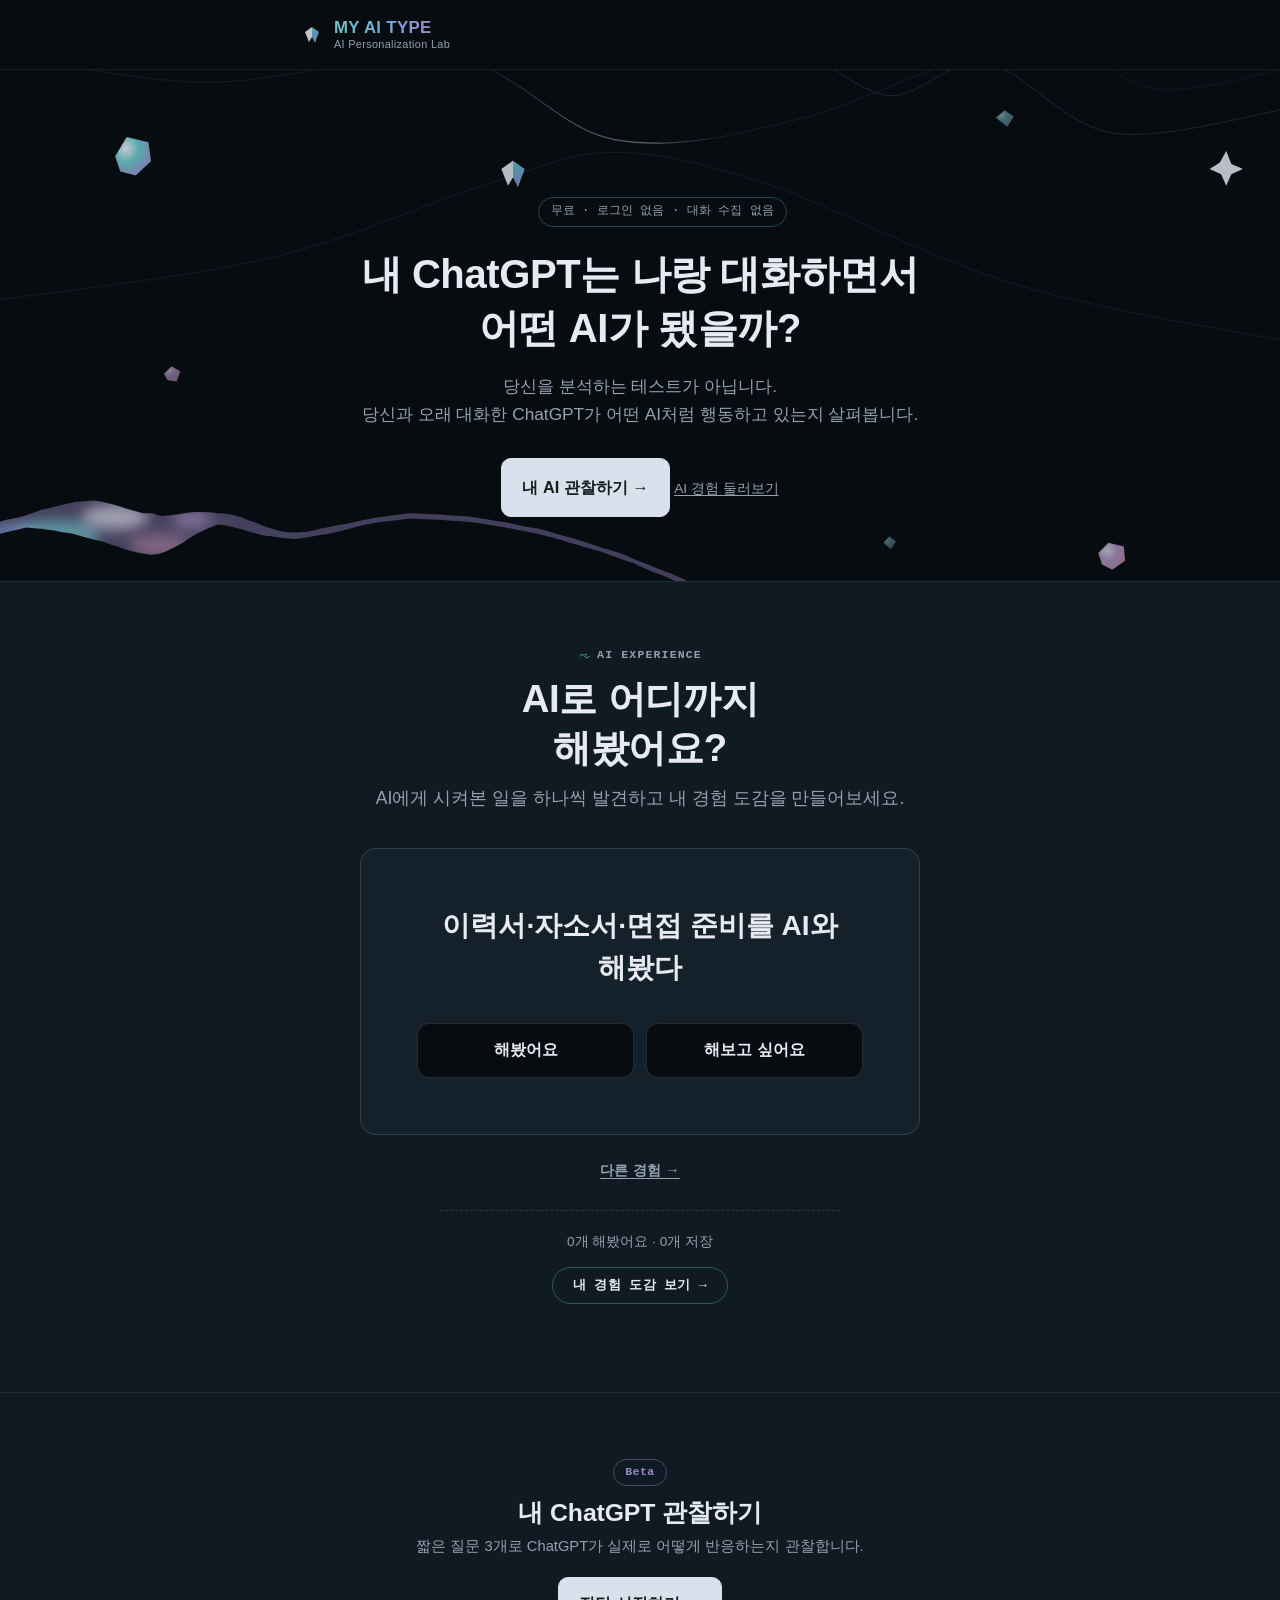
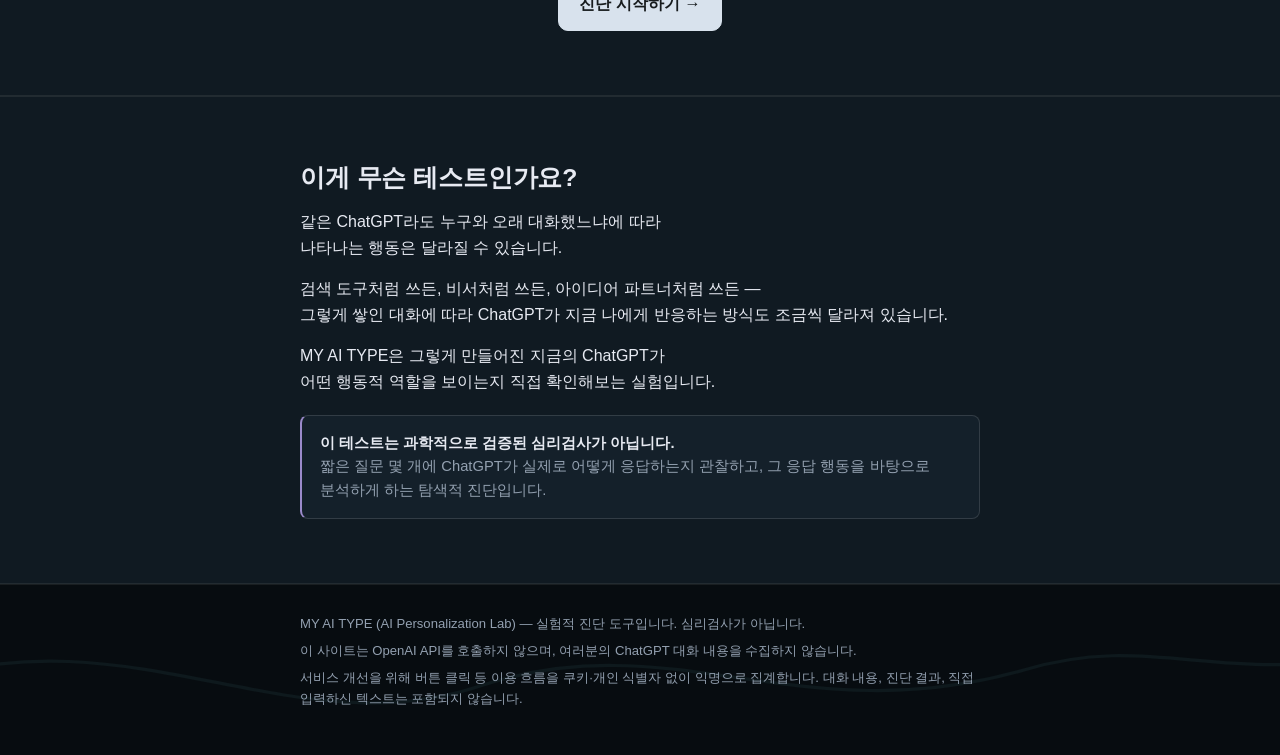
<file: index.html>
<!DOCTYPE html>
<html lang="ko">
<head>
<meta charset="UTF-8">
<meta name="viewport" content="width=device-width, initial-scale=1.0">
<title>MY AI TYPE — 내 ChatGPT는 어떤 AI가 됐을까?</title>
<meta name="description" content="당신과 오래 대화한 ChatGPT는 어떤 유형의 AI로 개인화되어 있을까요? 짧은 질문 3개로 실제 응답을 비교해 확인해보세요. 무료, 로그인 없음, 대화 수집 없음.">
<meta property="og:title" content="내 ChatGPT는 나랑 대화하면서 어떤 AI가 됐을까?">
<meta property="og:description" content="당신의 성격 테스트가 아닙니다. 당신과 오래 대화한 ChatGPT의 행동 유형을 진단해보는 실험입니다.">
<meta property="og:type" content="website">
<link rel="icon" href="data:,">
<link rel="stylesheet" href="style.css">
<!-- Anonymous funnel analytics (Umami Cloud). Loaded only on the
     production domain and only for non-automated browsers — see
     script.js's "Analytics" section for exactly what is (and isn't)
     sent. No cookies, no persistent identifier are set by this snippet. -->
<script>
(function () {
  "use strict";
  if (location.hostname !== "myaitype.kr") return;
  if (navigator.webdriver === true) return;
  var s = document.createElement("script");
  s.async = true;
  s.src = "https://cloud.umami.is/script.js";
  // TODO: replace with the real Umami Cloud website ID for myaitype.kr
  // after creating the site in the Umami dashboard.
  s.setAttribute("data-website-id", "REPLACE_WITH_UMAMI_WEBSITE_ID");
  document.head.appendChild(s);
})();
</script>
</head>
<body>

<a class="skip-link" href="#main">본문으로 건너뛰기</a>

<!-- Shared abstract glyph library. Each glyph shares the same stroke
     weight / geometry language; role glyphs are referenced via <use>
     both in the on-page result card and the exported PNG. -->
<svg class="glyph-defs" aria-hidden="true">
  <defs>
    <!-- Thought: two nodes joined by a curved connector -->
    <symbol id="glyph-thought" viewBox="0 0 24 24">
      <path class="glyph" d="M8.5,15.8 Q12,9.5 15.8,8.3"/>
      <circle class="glyph" cx="7.2" cy="17" r="2.1"/>
      <circle class="glyph" cx="16.8" cy="7" r="2.1"/>
    </symbol>
    <!-- Context / knowledge: layered thin strata -->
    <symbol id="glyph-context" viewBox="0 0 24 24">
      <rect class="glyph" x="5" y="5.5" width="13" height="3.4" rx="1.7"/>
      <rect class="glyph" x="6.5" y="10.3" width="13" height="3.4" rx="1.7"/>
      <rect class="glyph" x="5" y="15.1" width="13" height="3.4" rx="1.7"/>
    </symbol>
    <!-- Execution: a directed flow reaching a point -->
    <symbol id="glyph-execution" viewBox="0 0 24 24">
      <path class="glyph" d="M4,18 C9,18 9,10 20,6"/>
      <path class="glyph" d="M15.5,6 L20,6 L20,10.5"/>
    </symbol>
    <!-- Creation: one trace branching into several -->
    <symbol id="glyph-creation" viewBox="0 0 24 24">
      <path class="glyph" d="M12,20 L12,12.5"/>
      <path class="glyph" d="M12,12.5 L6,5"/>
      <path class="glyph" d="M12,12.5 L12,4"/>
      <path class="glyph" d="M12,12.5 L18,5"/>
    </symbol>
    <!-- Search: a wave with a located point -->
    <symbol id="glyph-search" viewBox="0 0 24 24">
      <path class="glyph" d="M3,15 Q7.5,8.5 12,15 T21,15"/>
      <circle class="glyph-dot" cx="14.4" cy="12.2" r="1.5"/>
    </symbol>
    <!-- Conversation / emotional: two curves facing each other -->
    <symbol id="glyph-conversation" viewBox="0 0 24 24">
      <path class="glyph" d="M9,4.5 C4.5,8 4.5,16 9,19.5"/>
      <path class="glyph" d="M15,4.5 C19.5,8 19.5,16 15,19.5"/>
    </symbol>
    <!-- Research / verification: two traces crossing at one point -->
    <symbol id="glyph-research" viewBox="0 0 24 24">
      <path class="glyph" d="M4,6 L12,12 L20,6"/>
      <path class="glyph" d="M4,18 L12,12 L20,18"/>
      <circle class="glyph-dot" cx="12" cy="12" r="1.3"/>
    </symbol>
    <!-- Fallback: a simple point within a ring -->
    <symbol id="glyph-default" viewBox="0 0 24 24">
      <circle class="glyph" cx="12" cy="12" r="6.5"/>
      <circle class="glyph-dot" cx="12" cy="12" r="1.7"/>
    </symbol>
    <!-- Faceted Pearl: the brand's core mark, used at the crest's center,
         the hero, and the header lockup. A small angular gem — one plain
         facet, one carrying the nacre gradient — rather than a wave, so
         it reads as the mineral itself (자개/najeon), not another curve.
         Chosen over four other candidates for holding its silhouette
         cleanly from 22px (header) up to the crest. -->
    <symbol id="glyph-thought-wave" viewBox="0 0 24 24">
      <defs>
        <linearGradient id="thought-wave-grad" x1="12" y1="4" x2="19" y2="20" gradientUnits="userSpaceOnUse">
          <stop offset="0%" stop-color="#67C6C8"/>
          <stop offset="55%" stop-color="#76A8D8"/>
          <stop offset="100%" stop-color="#9B8ACB"/>
        </linearGradient>
      </defs>
      <path d="M12,4 L5,9 L9,19 L12,14 Z" fill="currentColor" opacity="0.92"/>
      <path d="M12,4 L19,9 L15,20 L12,14 Z" fill="url(#thought-wave-grad)" opacity="0.92"/>
    </symbol>
  </defs>
</svg>

<header class="site-header">
  <div class="wrap">
    <!-- A quiet brand signature, not a navbar: the same thought-wave
         glyph used at the crest's center, paired with the wordmark.
         No links, no menu — deliberately smaller than the Hero. -->
    <span class="brand-lockup">
      <svg class="brand-glyph" viewBox="0 0 24 24" aria-hidden="true"><use href="#glyph-thought-wave"/></svg>
      <span class="brand-block">
        <span class="brand">MY AI TYPE</span>
        <span class="brand-sub">AI Personalization Lab</span>
      </span>
    </span>
  </div>
</header>

<main id="main">

  <!-- HERO -->
  <section class="hero">
    <!-- Digital Najeon background art. Four reusable pieces:
         NajeonRibbon  — one thick organic band, bottom-left in / off the
                         right edge, carrying the full irregular nacre
                         chain (cyan→icy blue→lavender→pale violet→
                         pearl pink→white) plus a second translucent
                         sheen layer and a clipped grain filter, so it
                         reads as a lacquer surface, not a flat gradient.
         NajeonCluster — 4 curves top-right: 3 dark blue-gray at
                         different weights, 1 carrying the nacre gradient.
                         Not every line glows — that's the point.
         PearlFragment — small irregular shards + one 4-point star,
                         varied size, mostly tiny.
         thin dark curves — a third, barely-visible layer for depth.
         Headline/CTA column stays clean; everything lives at the edges. -->
    <svg class="hero-wave hero-wave--desktop" viewBox="0 0 1000 600" preserveAspectRatio="xMidYMid slice" aria-hidden="true">
      <defs>
        <linearGradient id="najeonClusterGrad" gradientUnits="userSpaceOnUse" x1="600" y1="0" x2="1040" y2="150">
          <stop offset="0%" stop-color="var(--nacre-cyan)" stop-opacity="0"/>
          <stop offset="25%" stop-color="var(--nacre-cyan)" stop-opacity="0.7"/>
          <stop offset="50%" stop-color="var(--pearl-white)" stop-opacity="0.65"/>
          <stop offset="72%" stop-color="var(--nacre-lavender)" stop-opacity="0.6"/>
          <stop offset="100%" stop-color="var(--nacre-periwinkle)" stop-opacity="0"/>
        </linearGradient>
        <!-- Narrow highlight riding curveA only, ~15% of its length —
             the rest of both background curves stay plain dark. -->
        <linearGradient id="najeonCurveHot" gradientUnits="userSpaceOnUse" x1="380" y1="0" x2="560" y2="0">
          <stop offset="0%" stop-color="var(--nacre-lavender)" stop-opacity="0"/>
          <stop offset="45%" stop-color="var(--nacre-lavender)" stop-opacity="0.4"/>
          <stop offset="70%" stop-color="var(--pearl-white)" stop-opacity="0.35"/>
          <stop offset="100%" stop-color="var(--pearl-white)" stop-opacity="0"/>
        </linearGradient>
        <radialGradient id="najeonFragA" cx="0.3" cy="0.3" r="0.8">
          <stop offset="0%" stop-color="var(--pearl-white)"/>
          <stop offset="45%" stop-color="var(--nacre-cyan)"/>
          <stop offset="100%" stop-color="var(--nacre-periwinkle)"/>
        </radialGradient>
        <radialGradient id="najeonFragB" cx="0.35" cy="0.3" r="0.85">
          <stop offset="0%" stop-color="var(--pearl-white)"/>
          <stop offset="40%" stop-color="var(--nacre-lavender)"/>
          <stop offset="100%" stop-color="var(--nacre-pink)"/>
        </radialGradient>
        <!-- One shared, static grain filter (not animated) — cheap to
             paint once, reused as a clipped overlay on the ribbon only. -->
        <filter id="najeonGrain" x="-20%" y="-20%" width="140%" height="140%">
          <feTurbulence type="fractalNoise" baseFrequency="0.85" numOctaves="2" seed="11" result="noise"/>
          <feColorMatrix in="noise" type="matrix" values="0 0 0 0 1  0 0 0 0 1  0 0 0 0 1  0 0 0 0.05 0"/>
        </filter>
        <!-- Soft blur for the ribbon's color patches — irregular blobs,
             not a clean gradient sweep. -->
        <filter id="najeonPatchBlur" x="-50%" y="-50%" width="200%" height="200%">
          <feGaussianBlur stdDeviation="5"/>
        </filter>
        <clipPath id="najeonRibbonClip">
          <use href="#najeonRibbon"/>
        </clipPath>
      </defs>

      <g class="wave-group">
        <!-- thin dark curves: far apart, converge near the headline,
             diverge again. Only curveA carries a narrow highlight. -->
        <g fill="none">
          <path d="M -80,70 C -42,77 78,107 150,110 C 222,113 295,83 350,90 C 405,98 435,147 480,155 C 525,163 567,153 620,140 C 673,128 728,93 800,80 C 872,67 1008,63 1050,60" stroke="#25384a" stroke-width="0.6" opacity="0.55"/>
          <path d="M -80,290 C -33,283 123,267 200,250 C 277,233 333,204 380,190 C 427,176 443,165 480,165 C 517,165 547,173 600,190 C 653,208 725,248 800,270 C 875,292 1008,312 1050,320" stroke="#25384a" stroke-width="0.6" opacity="0.5"/>
          <path d="M -80,70 C -42,77 78,107 150,110 C 222,113 295,83 350,90 C 405,98 435,147 480,155 C 525,163 567,153 620,140 C 673,128 728,93 800,80 C 872,67 1008,63 1050,60" stroke="url(#najeonCurveHot)" stroke-width="0.9"/>
        </g>

        <!-- NajeonRibbon: a vein, not a mountain — enters thin bottom-left,
             thickens to a short belly, thins abruptly to a hairline, exits
             off the bottom edge. Base fill is one muted nacre tone; the
             actual color comes from the translucent patches below, not a
             gradient sweep across the shape. -->
        <path id="najeonRibbon" fill="var(--nacre-periwinkle)" opacity="0.4"
          d="M -150,462 C -147,462 -138,463 -129,464 C -121,465 -109,466 -99,467 C -88,468 -77,469 -67,469 C -57,470 -48,470 -40,470 C -32,470 -27,469 -21,468 C -15,467 -10,466 -5,465 C -1,463 3,462 8,461 C 12,460 16,459 20,458 C 25,458 29,459 33,459 C 38,460 42,460 45,461 C 49,462 53,462 57,463 C 61,464 64,465 68,466 C 72,467 76,468 80,469 C 84,470 87,472 92,473 C 96,475 101,476 105,477 C 110,478 116,480 121,479 C 125,479 131,476 135,474 C 139,472 143,470 147,467 C 151,465 154,462 158,461 C 162,459 166,457 170,456 C 174,456 178,457 183,458 C 187,459 192,460 197,462 C 202,463 207,465 212,465 C 218,466 224,467 230,467 C 236,467 243,465 250,464 C 258,463 265,461 273,459 C 280,457 288,455 296,454 C 304,453 312,452 320,451 C 328,451 336,452 344,452 C 352,453 361,453 369,454 C 378,455 386,457 395,458 C 403,460 411,461 420,463 C 428,465 436,467 445,470 C 453,472 461,475 470,477 C 478,480 486,483 495,486 C 503,490 511,493 519,496 C 528,500 537,504 547,509 C 556,513 567,519 576,523 C 585,528 594,533 601,537 C 609,541 616,545 619,546 L 621,543 C 618,541 611,537 603,533 C 596,529 587,524 577,520 C 568,515 558,510 548,505 C 539,501 530,496 521,493 C 512,489 504,486 496,483 C 488,479 479,476 471,474 C 462,471 454,468 446,466 C 437,464 429,461 421,459 C 412,458 404,456 395,454 C 387,453 378,451 370,450 C 361,449 353,449 344,448 C 336,448 328,447 320,447 C 312,448 304,449 296,450 C 288,451 280,453 272,455 C 264,456 257,458 250,459 C 243,461 236,462 230,462 C 224,462 219,461 213,459 C 208,458 204,456 199,454 C 194,453 190,450 185,449 C 180,448 175,447 170,447 C 165,446 159,446 154,446 C 149,446 144,447 139,448 C 135,448 131,449 127,449 C 124,449 122,448 119,447 C 116,447 115,447 112,447 C 109,446 105,445 101,444 C 97,443 92,441 88,440 C 83,439 78,437 73,437 C 68,437 64,438 59,438 C 55,439 50,440 46,441 C 42,442 37,443 33,444 C 28,446 24,447 19,449 C 15,450 10,451 5,452 C 1,453 -3,455 -8,457 C -12,458 -17,460 -22,461 C -27,463 -33,464 -40,464 C -48,464 -57,464 -66,464 C -76,463 -88,462 -98,461 C -109,460 -120,459 -129,459 C -137,458 -146,457 -150,457 Z"
        />
        <g clip-path="url(#najeonRibbonClip)">
          <ellipse cx="45" cy="465" rx="32" ry="13" fill="var(--nacre-cyan)" opacity="0.6" filter="url(#najeonPatchBlur)" style="mix-blend-mode:screen"/>
          <ellipse cx="90" cy="450" rx="26" ry="10" fill="var(--pearl-white)" opacity="0.55" filter="url(#najeonPatchBlur)" style="mix-blend-mode:screen"/>
          <ellipse cx="125" cy="472" rx="24" ry="9" fill="var(--nacre-pink)" opacity="0.45" filter="url(#najeonPatchBlur)" style="mix-blend-mode:screen"/>
          <ellipse cx="10" cy="462" rx="20" ry="8" fill="var(--nacre-blue)" opacity="0.5" filter="url(#najeonPatchBlur)" style="mix-blend-mode:screen"/>
          <ellipse cx="150" cy="452" rx="16" ry="7" fill="var(--nacre-lavender)" opacity="0.45" filter="url(#najeonPatchBlur)" style="mix-blend-mode:screen"/>
          <rect x="-30" y="425" width="230" height="70" filter="url(#najeonGrain)" opacity="0.45" style="mix-blend-mode:overlay"/>
        </g>

        <!-- NajeonCluster: 4 curves, 3 dark + 1 lit (unchanged) -->
        <g fill="none">
          <path d="M 600,60 C 615,70 662,114 690,120 C 718,126 740,90 770,95 C 800,100 830,144 870,150 C 910,156 987,133 1010,130" stroke="#2b3f52" stroke-width="0.7" opacity="0.6"/>
          <path d="M 680,-30 C 692,-20 725,24 750,30 C 775,36 800,-1 830,5 C 860,11 892,59 930,65 C 968,71 1038,44 1060,40" stroke="#324a5f" stroke-width="0.9" opacity="0.65"/>
          <path d="M 620,-20 C 633,-7 673,47 700,55 C 727,63 750,24 780,30 C 810,36 840,85 880,90 C 920,95 997,65 1020,60" stroke="url(#najeonClusterGrad)" stroke-width="1.6" opacity="0.9"/>
          <path d="M 650,10 C 663,22 703,73 730,80 C 757,88 782,49 810,55 C 838,61 862,109 900,115 C 938,121 1017,94 1040,90" stroke="#25384a" stroke-width="0.5" opacity="0.45"/>
        </g>

        <!-- PearlFragment: irregular 4-6pt polygons, tiny/small/medium mix, 6 total -->
        <path fill="url(#najeonFragA)" opacity="0.85" d="M 90,168 L 99,153 L 116,157 L 118,172 L 106,183 L 94,180 Z"/>
        <path fill="url(#najeonFragB)" opacity="0.7" d="M 858,478 L 866,470 L 878,473 L 879,484 L 869,491 L 861,487 Z"/>
        <path fill="url(#najeonFragA)" opacity="0.5" d="M 778,138 L 785,132 L 792,137 L 787,145 Z"/>
        <path fill="url(#najeonFragB)" opacity="0.55" d="M 128,338 L 134,332 L 141,336 L 138,344 L 131,343 Z"/>
        <path fill="var(--pearl-white)" opacity="0.8" d="M 953,173 L 958,164 L 962,174 L 971,178 L 962,182 L 958,191 L 954,182 L 945,178 Z"/>
        <path fill="url(#najeonFragA)" opacity="0.4" d="M 690,470 L 695,465 L 700,469 L 696,475 Z"/>
      </g>
    </svg>

    <!-- Mobile gets its own composition, not a crop of the desktop one —
         viewBox matches the real mobile hero's own pixel size (390x500,
         measured) so preserveAspectRatio barely has to crop, and every
         element is placed against the actual measured gaps: ~95px above
         the eyebrow pill, and ~48px below the CTA before the hero's own
         edge. Same four pieces (ribbon/cluster/curves/fragments), same
         palette and technique, just laid out for a narrow, tall canvas
         instead of a wide one. -->
    <svg class="hero-wave hero-wave--mobile" viewBox="0 0 390 500" preserveAspectRatio="xMidYMid slice" aria-hidden="true">
      <defs>
        <linearGradient id="mNajeonClusterGrad" gradientUnits="userSpaceOnUse" x1="250" y1="0" x2="415" y2="60">
          <stop offset="0%" stop-color="var(--nacre-cyan)" stop-opacity="0"/>
          <stop offset="30%" stop-color="var(--nacre-cyan)" stop-opacity="0.7"/>
          <stop offset="60%" stop-color="var(--pearl-white)" stop-opacity="0.6"/>
          <stop offset="100%" stop-color="var(--nacre-periwinkle)" stop-opacity="0"/>
        </linearGradient>
        <linearGradient id="mNajeonCurveHot" gradientUnits="userSpaceOnUse" x1="140" y1="0" x2="260" y2="0">
          <stop offset="0%" stop-color="var(--nacre-lavender)" stop-opacity="0"/>
          <stop offset="45%" stop-color="var(--nacre-lavender)" stop-opacity="0.4"/>
          <stop offset="70%" stop-color="var(--pearl-white)" stop-opacity="0.35"/>
          <stop offset="100%" stop-color="var(--pearl-white)" stop-opacity="0"/>
        </linearGradient>
        <radialGradient id="mNajeonFragA" cx="0.3" cy="0.3" r="0.8">
          <stop offset="0%" stop-color="var(--pearl-white)"/>
          <stop offset="45%" stop-color="var(--nacre-cyan)"/>
          <stop offset="100%" stop-color="var(--nacre-periwinkle)"/>
        </radialGradient>
        <radialGradient id="mNajeonFragB" cx="0.35" cy="0.3" r="0.85">
          <stop offset="0%" stop-color="var(--pearl-white)"/>
          <stop offset="40%" stop-color="var(--nacre-lavender)"/>
          <stop offset="100%" stop-color="var(--nacre-pink)"/>
        </radialGradient>
        <filter id="mNajeonGrain" x="-20%" y="-20%" width="140%" height="140%">
          <feTurbulence type="fractalNoise" baseFrequency="1.1" numOctaves="2" seed="4" result="noise"/>
          <feColorMatrix in="noise" type="matrix" values="0 0 0 0 1  0 0 0 0 1  0 0 0 0 1  0 0 0 0.05 0"/>
        </filter>
        <filter id="mNajeonPatchBlur" x="-50%" y="-50%" width="200%" height="200%">
          <feGaussianBlur stdDeviation="3"/>
        </filter>
        <clipPath id="mNajeonRibbonClip">
          <use href="#mNajeonRibbon"/>
        </clipPath>
      </defs>

      <g class="wave-group">
        <!-- background curves: far apart -> converge behind the eyebrow -> diverge -->
        <g fill="none">
          <path d="M -20,20 C 60,10 140,50 200,35 C 260,20 340,60 410,45" stroke="#25384a" stroke-width="0.6" opacity="0.55"/>
          <path d="M -20,70 C 80,85 160,50 220,65 C 300,85 360,55 410,75" stroke="#25384a" stroke-width="0.55" opacity="0.5"/>
          <path d="M -20,20 C 60,10 140,50 200,35 C 260,20 340,60 410,45" stroke="url(#mNajeonCurveHot)" stroke-width="0.8"/>
        </g>

        <!-- top-right cluster: 3 curves, 2 dark + 1 lit -->
        <g fill="none">
          <path d="M 260,-10 C 290,10 320,40 350,35 C 380,30 400,55 415,50" stroke="#2b3f52" stroke-width="0.6" opacity="0.6"/>
          <path d="M 280,20 C 305,35 330,55 355,50 C 380,45 395,65 415,70" stroke="#25384a" stroke-width="0.45" opacity="0.45"/>
          <path d="M 250,5 C 280,25 310,50 340,45 C 370,40 390,60 410,55" stroke="url(#mNajeonClusterGrad)" stroke-width="1.2" opacity="0.85"/>
        </g>

        <!-- NajeonRibbon: small vein grazing the hero's bottom edge -->
        <path id="mNajeonRibbon" fill="var(--nacre-periwinkle)" opacity="0.4"
          d="M -40,471 C -39,471 -35,472 -31,472 C -27,473 -22,473 -18,474 C -13,474 -8,475 -3,475 C 2,476 6,476 10,475 C 14,475 18,475 21,474 C 25,473 29,472 32,471 C 36,470 39,469 42,468 C 45,468 48,467 50,467 C 53,467 55,467 58,468 C 60,468 62,469 64,470 C 67,470 69,471 72,472 C 74,472 77,473 80,473 C 83,473 86,472 88,471 C 91,470 93,468 95,467 C 97,466 99,465 102,464 C 104,464 107,463 110,463 C 113,463 117,463 121,464 C 124,465 129,466 133,467 C 137,468 142,469 146,470 C 151,471 155,472 160,473 C 164,474 169,474 174,475 C 178,476 183,476 188,477 C 193,478 198,478 203,479 C 209,480 214,480 220,481 C 226,482 231,483 237,484 C 244,485 250,486 256,487 C 263,488 269,489 277,490 C 284,491 291,492 300,493 C 309,494 319,496 330,497 C 341,499 354,500 365,502 C 376,503 388,505 397,506 C 407,507 416,509 420,509 L 420,506 C 417,506 407,504 398,503 C 389,502 377,500 365,499 C 354,497 341,496 330,494 C 319,493 309,491 300,490 C 291,489 284,488 277,487 C 270,486 263,485 257,484 C 250,483 244,482 238,481 C 232,480 226,479 220,478 C 215,477 209,477 204,476 C 198,475 193,475 188,474 C 183,473 179,473 174,472 C 169,472 165,471 160,470 C 156,469 151,468 147,467 C 142,466 138,464 134,463 C 130,462 125,461 121,460 C 117,459 114,458 110,458 C 107,457 103,457 100,457 C 97,457 94,458 92,458 C 89,459 87,459 85,459 C 83,459 81,459 80,459 C 78,459 76,459 74,459 C 72,458 70,458 68,457 C 65,457 62,456 59,455 C 56,455 53,455 49,455 C 46,456 42,457 39,459 C 36,460 33,462 30,464 C 26,465 23,467 20,468 C 17,469 14,471 10,471 C 6,472 2,472 -3,472 C -7,471 -13,471 -17,470 C -22,470 -27,469 -31,469 C -34,469 -38,468 -40,468 Z"
        />
        <g clip-path="url(#mNajeonRibbonClip)">
          <ellipse cx="60" cy="465" rx="14" ry="6" fill="var(--nacre-cyan)" opacity="0.6" filter="url(#mNajeonPatchBlur)" style="mix-blend-mode:screen"/>
          <ellipse cx="85" cy="463" rx="11" ry="5" fill="var(--pearl-white)" opacity="0.55" filter="url(#mNajeonPatchBlur)" style="mix-blend-mode:screen"/>
          <ellipse cx="35" cy="470" rx="9" ry="4" fill="var(--nacre-blue)" opacity="0.5" filter="url(#mNajeonPatchBlur)" style="mix-blend-mode:screen"/>
          <ellipse cx="100" cy="468" rx="8" ry="4" fill="var(--nacre-lavender)" opacity="0.45" filter="url(#mNajeonPatchBlur)" style="mix-blend-mode:screen"/>
          <rect x="10" y="450" width="120" height="35" filter="url(#mNajeonGrain)" opacity="0.4" style="mix-blend-mode:overlay"/>
        </g>

        <!-- PearlFragment: 6, irregular, tiny/small, kept off the text column -->
        <path fill="url(#mNajeonFragA)" opacity="0.8" d="M 15,26 L 19,20 L 25,22 L 24,29 L 18,32 Z"/>
        <path fill="url(#mNajeonFragB)" opacity="0.7" d="M 368,18 L 374,12 L 381,15 L 380,23 L 372,25 Z"/>
        <path fill="var(--pearl-white)" opacity="0.75" d="M 392,58 L 395,52 L 398,58 L 404,60 L 398,63 L 395,69 L 392,63 L 386,60 Z"/>
        <path fill="url(#mNajeonFragA)" opacity="0.45" d="M 376,186 L 380,181 L 385,185 L 382,191 Z"/>
        <path fill="url(#mNajeonFragB)" opacity="0.5" d="M 12,330 L 16,325 L 21,328 L 19,335 L 13,334 Z"/>
        <path fill="url(#mNajeonFragA)" opacity="0.4" d="M 370,483 L 373,479 L 377,482 L 375,487 Z"/>
      </g>
    </svg>
    <div class="wrap">
      <svg class="hero-glyph" viewBox="0 0 24 24" aria-hidden="true"><use href="#glyph-thought-wave"/></svg>
      <p class="eyebrow">무료 · 로그인 없음 · 대화 수집 없음</p>
      <h1>내 ChatGPT는 나랑 대화하면서<br>어떤 AI가 됐을까?</h1>
      <p class="hero-sub">
        당신을 분석하는 테스트가 아닙니다.<br>
        당신과 오래 대화한 ChatGPT가<br class="mobile-only">
        어떤 AI처럼 행동하고 있는지 살펴봅니다.
      </p>
      <a href="#diagnose" id="startObservationBtn" class="btn btn-primary btn-large">내 AI 관찰하기 →</a>
      <!-- Secondary, quieter action — never competes with the Primary
           CTA above for visual weight. Plain anchor jump to the
           Experience section, same pattern as the Primary CTA's own
           #diagnose jump. -->
      <a href="#experience" id="experienceEntryLink" class="hero-secondary-link">AI 경험 둘러보기</a>
    </div>
  </section>

  <!-- AI EXPERIENCE (MVP v0.1) -->
  <!-- Independent from the diagnostic system below: Experience state
       (id -> TRIED/WANT, in localStorage under its own namespaced key)
       is never read by the Analyzer Prompt, the Schema 1.0 parser/
       normalizer, Axis/Role/Habit/Derived-Pattern logic, the Type
       Confidence Gate, or the Share Card — and no diagnostic result
       ever writes Experience state. This is not a diagnosis: it's a
       discover/record/revisit loop, connected to the diagnosis flow
       only via the plain link at the bottom of the Collection view.
       Placed ahead of Diagnosis (not after it) — an entry/discovery
       layer users can move through into "so how has my ChatGPT's
       behavior changed along the way?", not a post-diagnosis add-on.
       Not a forced funnel: the Hero's "내 AI 관찰하기" CTA still jumps
       straight to #diagnose regardless of this section's position. -->
  <section class="experience" id="experience">
    <div class="wrap">
      <div class="experience-discovery" id="experienceDiscovery">
        <div class="experience-intro">
          <p class="experience-eyebrow">
            <svg class="experience-eyebrow-glyph" viewBox="0 0 24 24" aria-hidden="true"><use href="#glyph-search"/></svg>
            AI EXPERIENCE
          </p>
          <h2 class="experience-heading">AI로 어디까지<br>해봤어요?</h2>
          <p class="experience-lead">
            AI에게 시켜본 일을 하나씩 발견하고<br class="mobile-only">
            내 경험 도감을 만들어보세요.
          </p>
        </div>

        <div class="experience-card" id="experienceCard">
          <p class="experience-card-text" id="experienceCardText"></p>
          <div class="experience-card-actions">
            <button type="button" id="experienceTriedBtn" class="experience-status-btn">해봤어요</button>
            <button type="button" id="experienceWantBtn" class="experience-status-btn">해보고 싶어요</button>
          </div>
        </div>

        <button type="button" id="experienceNextBtn" class="experience-next-link">다른 경험 →</button>

        <div class="experience-progress">
          <p class="experience-progress-text" id="experienceProgressText"></p>
          <button type="button" id="experienceCollectionBtn" class="experience-collection-entry">내 경험 도감 보기 →</button>
        </div>
      </div>

      <div class="experience-collection" id="experienceCollection" hidden>
        <div class="experience-collection-header">
          <p class="experience-collection-eyebrow">MY EXPERIENCE</p>
          <h2 class="experience-collection-title">내 경험 도감</h2>
        </div>

        <div class="experience-collection-summary">
          <span>해봤어요 <strong id="experienceCountTried">0</strong></span>
          <span>해보고 싶어요 <strong id="experienceCountWant">0</strong></span>
          <span>아직 <strong id="experienceCountNone">0</strong></span>
        </div>

        <div class="experience-collection-filters">
          <button type="button" class="experience-filter-btn is-active" data-filter="ALL">전체</button>
          <button type="button" class="experience-filter-btn" data-filter="TRIED">해봤어요</button>
          <button type="button" class="experience-filter-btn" data-filter="WANT">해보고 싶어요</button>
          <button type="button" class="experience-filter-btn" data-filter="NONE">아직</button>
        </div>

        <ul class="experience-collection-list" id="experienceCollectionList"></ul>

        <button type="button" id="experienceBackToDiscoveryBtn" class="btn-link">발견하기로 돌아가기</button>

        <div class="experience-diagnosis-link">
          <p>
            AI와 해본 일은 계속 늘어납니다.<br><br>
            그 과정에서<br>
            당신의 ChatGPT가 보이는 행동도<br>
            달라졌을까요?
          </p>
          <a href="#diagnose" class="btn btn-secondary">내 AI 관찰하기 →</a>
        </div>
      </div>
    </div>
  </section>

  <!-- PROBE-BASED DIAGNOSTIC ENTRY (Beta) -->
  <!-- This is the site's primary/only visible diagnosis entry point:
       the user runs 3 short Probe questions against their own AI and
       pastes back each response. Once all three are collected, an
       Analyzer Prompt (buildAnalyzerPrompt in script.js) is generated —
       its required output is the SAME Schema 1.0 JSON the retired long
       DIAGNOSTIC_PROMPT also targets, so the result still goes through
       the existing #resultInput / #parseBtn flow in the (now initially
       hidden — see script.js) SHARE section below, unchanged. The old
       long-prompt UI (#promptText/#copyBtn) and the standalone "사용
       방법" step list have both been removed from this page — the
       per-step instructions inside the flow below (copy this question /
       paste the response here) already carry that guidance at the point
       it's actually needed. DIAGNOSTIC_PROMPT and its parser/normalizer/
       Result UI/Share Card in script.js are all still intact and
       untouched — kept for compatibility and as a rollback/reference
       path until the Probe method is validated. This section keeps
       id="diagnose" so the Hero's "내 AI 관찰하기" CTA still resolves to
       the actual diagnosis entry point. -->
  <section class="probe-beta" id="diagnose">
    <div class="wrap">
      <div class="probe-beta-teaser" id="probeBetaTeaser">
        <p class="probe-beta-badge">Beta</p>
        <h2>내 ChatGPT 관찰하기</h2>
        <p class="section-sub">
          짧은 질문 3개로<br class="mobile-only">
          ChatGPT가 실제로 어떻게 반응하는지 관찰합니다.
        </p>
        <button type="button" id="probeBetaStartBtn" class="btn btn-primary btn-large">진단 시작하기 →</button>
      </div>

      <div class="probe-beta-flow" id="probeBetaFlow" hidden>
        <p class="probe-beta-flow-note">
          평소 사용하는 AI(ChatGPT 등)를 다른 탭에 열어두고 진행하면 편해요.
        </p>

        <!-- Step 1/3: Probe A -->
        <div class="probe-step" id="probeStepA">
          <p class="probe-step-progress">Step 1 / 3</p>
          <h3 class="probe-step-title">탐색 상황 (Exploration)</h3>
          <div class="prompt-box">
            <pre id="probeTextA" class="prompt-pre"></pre>
          </div>
          <button type="button" id="probeCopyBtnA" class="btn btn-secondary btn-copy">
            <span class="copy-icon" aria-hidden="true">⧉</span>질문 복사
          </button>
          <p id="probeCopyFeedbackA" class="copy-feedback" role="status" aria-live="polite"></p>

          <label for="probeResponseA">이 질문을 평소 쓰는 AI에 입력하고, 그 응답을 그대로 붙여넣어 주세요.</label>
          <textarea id="probeResponseA" rows="7" placeholder="AI의 응답을 여기에 붙여넣어 주세요."></textarea>
          <p id="probeStepStatusA" class="parse-status" role="status" aria-live="polite"></p>
          <button type="button" id="probeNextBtnA" class="btn btn-primary btn-large">다음</button>
        </div>

        <!-- Step 2/3: Probe B -->
        <div class="probe-step" id="probeStepB" hidden>
          <p class="probe-step-progress">Step 2 / 3</p>
          <h3 class="probe-step-title">행동 상황 (Action)</h3>
          <div class="prompt-box">
            <pre id="probeTextB" class="prompt-pre"></pre>
          </div>
          <button type="button" id="probeCopyBtnB" class="btn btn-secondary btn-copy">
            <span class="copy-icon" aria-hidden="true">⧉</span>질문 복사
          </button>
          <p id="probeCopyFeedbackB" class="copy-feedback" role="status" aria-live="polite"></p>

          <label for="probeResponseB">이 질문을 평소 쓰는 AI에 입력하고, 그 응답을 그대로 붙여넣어 주세요.</label>
          <textarea id="probeResponseB" rows="7" placeholder="AI의 응답을 여기에 붙여넣어 주세요."></textarea>
          <p id="probeStepStatusB" class="parse-status" role="status" aria-live="polite"></p>
          <button type="button" id="probeNextBtnB" class="btn btn-primary btn-large">다음</button>
        </div>

        <!-- Step 3/3: Probe C -->
        <div class="probe-step" id="probeStepC" hidden>
          <p class="probe-step-progress">Step 3 / 3</p>
          <h3 class="probe-step-title">재검토 상황 (Reevaluation)</h3>
          <div class="prompt-box">
            <pre id="probeTextC" class="prompt-pre"></pre>
          </div>
          <button type="button" id="probeCopyBtnC" class="btn btn-secondary btn-copy">
            <span class="copy-icon" aria-hidden="true">⧉</span>질문 복사
          </button>
          <p id="probeCopyFeedbackC" class="copy-feedback" role="status" aria-live="polite"></p>

          <label for="probeResponseC">이 질문을 평소 쓰는 AI에 입력하고, 그 응답을 그대로 붙여넣어 주세요.</label>
          <textarea id="probeResponseC" rows="7" placeholder="AI의 응답을 여기에 붙여넣어 주세요."></textarea>
          <p id="probeStepStatusC" class="parse-status" role="status" aria-live="polite"></p>
          <button type="button" id="probeGenerateBtn" class="btn btn-primary btn-large">Analyzer Prompt 만들기</button>
        </div>

        <!-- Analyzer Prompt result -->
        <div class="probe-analyzer-result" id="probeAnalyzerResult" hidden>
          <h3 class="probe-step-title">Analyzer Prompt</h3>
          <p class="section-sub">이 텍스트 전체를 복사해서 방금 그 AI에 붙여넣고 실행하세요.</p>
          <div class="prompt-box">
            <details class="prompt-details">
              <summary>Analyzer Prompt 전체 보기 / 접기</summary>
              <pre id="probeAnalyzerPromptText" class="prompt-pre"></pre>
            </details>
          </div>
          <button type="button" id="probeAnalyzerCopyBtn" class="btn btn-primary btn-large btn-copy">
            <span class="copy-icon" aria-hidden="true">⧉</span>Analyzer Prompt 복사하기
          </button>
          <p id="probeAnalyzerCopyFeedback" class="copy-feedback" role="status" aria-live="polite"></p>

          <div class="probe-analyzer-guide" id="probeAnalyzerGuide" hidden>
            <p>
              복사한 프롬프트를 실행한 뒤, 그 응답 전체를 아래 "결과 공유하기"의
              결과 붙여넣기 칸에 붙여넣고 <strong>내 결과 카드 만들기</strong>를 눌러주세요.
              이후 과정은 기존 진단 결과와 동일하게 진행됩니다.
            </p>
            <a href="#resultInput" id="probeGoToResultBtn" class="btn btn-secondary">결과 입력으로 이동 ↓</a>
          </div>
        </div>
      </div>
    </div>
  </section>

  <!-- SHARE / FEEDBACK -->
  <!-- Hidden until an Analyzer Prompt has actually been generated (see
       script.js's probeGenerateBtn handler, which clears this `hidden`
       attribute) — the result-paste UI is the diagnosis flow's last
       step, not something shown before the user has started. The
       section, its #resultInput/#parseBtn wiring, parser/normalizer,
       Result UI and Share Card are all unchanged; only its initial
       visibility moved. -->
  <section class="share" id="share" hidden>
    <div class="wrap">
      <h2>결과 공유하기</h2>
      <p class="section-sub">
        ChatGPT가 작성한 진단 답변 전체를 복사해서 아래에 붙여넣으세요.<br>
        필요한 결과만 브라우저에서 자동으로 찾아 공유 카드로 만들어드립니다.
      </p>

      <div class="paste-block">
        <label for="resultInput">ChatGPT 결과 붙여넣기</label>
        <textarea id="resultInput" rows="10" placeholder="ChatGPT의 답변 전체를 여기에 붙여넣어 주세요."></textarea>
        <div class="paste-meta">
          <span id="charCount">0자</span>
        </div>
        <p class="privacy-note">
          붙여넣은 내용은 서버로 전송되거나 저장되지 않습니다.<br>
          이 브라우저 안에서 공유 카드 생성에 필요한 부분만 읽습니다.
        </p>
        <button type="button" id="parseBtn" class="btn btn-primary btn-large">내 결과 카드 만들기</button>
        <p id="parseStatus" class="parse-status" role="status" aria-live="polite"></p>
      </div>

      <div id="shareResult" class="share-result" hidden>
        <div class="result-card" id="resultCard">
          <p class="result-card-brand">MY AI TYPE</p>
          <svg id="resultCrest" class="result-card-crest" viewBox="0 0 160 160" aria-hidden="true"></svg>

          <!-- Result UX v2: the confirmed behavior is the Hero's star,
               never a "type not found" notice. Headline = Type Label, or
               (when null) a behavior summary built from data already in
               the result. Status/type-pending info is demoted to a small
               row below the headline — never the headline itself. -->
          <p class="result-card-type" id="resultType"></p>

          <!-- Schema 1.0, Type Label present only: short behavior summary. -->
          <!-- Holds either one <p> (engine's type.summary) or up to two
               independent "확인된 행동 · ..." lines — never text that
               fuses Primary Role with a behavior into one sentence. -->
          <div class="v1-type-summary" id="v1TypeSummary" hidden></div>

          <!-- Schema 1.0 only: small status row below the headline.
               Hidden for legacy results. -->
          <div class="v1-status-row" id="v1StatusRow" hidden>
            <p class="v1-status-pill" id="v1TypePendingPill" hidden></p>
            <p class="v1-status-pill" id="v1StatusPill" hidden></p>
          </div>

          <!-- Legacy [SHARE_RESULT] only: role % bars + top-3 traits. -->
          <div id="resultLegacyBody">
            <div class="result-card-roles" id="resultRoles"></div>
            <hr class="result-card-divider">
            <ol class="result-card-traits" id="resultTraits"></ol>
          </div>

          <p class="result-card-footer">myaitype.kr</p>
        </div>

        <!-- Schema 1.0 only: sections below the card. Digital Najeon
             styling is reused (same tokens/glyphs as the card above);
             each section hides itself when its data is empty rather than
             padding the page with empty cards. -->
        <div id="v1Sections" hidden>
          <section class="v1-section" id="v1BehaviorSection">
            <h3 class="v1-section-title">당신의 ChatGPT는 이렇게 작동해요</h3>
            <ul class="v1-behavior-list" id="v1BehaviorList"></ul>
          </section>

          <section class="v1-section" id="v1RoleSection">
            <h3 class="v1-section-title">주요 역할</h3>
            <div class="v1-role-list" id="v1RoleList"></div>
          </section>

          <section class="v1-section" id="v1AxisSection">
            <h3 class="v1-section-title">ChatGPT의 행동 축</h3>
            <div class="v1-axis-list" id="v1AxisList"></div>
          </section>

          <section class="v1-section" id="v1HabitSection" hidden>
            <h3 class="v1-section-title">반복되는 습관</h3>
            <ul class="v1-habit-list" id="v1HabitList"></ul>
          </section>

          <details class="v1-detail" id="v1DetailAccordion">
            <summary>왜 이렇게 나왔나요?</summary>
            <div class="v1-detail-body" id="v1DetailBody"></div>
          </details>
        </div>

        <!-- Plain-text version, kept for clipboard copy / text share -->
        <pre id="shareOutput" class="share-output" hidden></pre>

        <div class="image-actions">
          <button type="button" id="saveImageBtn" class="btn btn-primary">이미지 저장</button>
          <button type="button" id="shareCopyBtn" class="btn btn-secondary">텍스트 복사하기</button>
          <button type="button" id="webShareBtn" class="btn btn-secondary" hidden>결과 공유</button>
        </div>
        <p id="shareFeedback" class="copy-feedback" role="status" aria-live="polite"></p>

        <div class="optional-feedback">
          <p class="optional-feedback-title">이 결과, 실제 경험과 얼마나 맞았나요? <span>(선택)</span></p>
          <select id="accuracy">
            <option value="">선택 안 함</option>
            <option value="5">5 — 소름 돋게 정확했다</option>
            <option value="4">4 — 꽤 맞았다</option>
            <option value="3">3 — 반반이다</option>
            <option value="2">2 — 별로 안 맞았다</option>
            <option value="1">1 — 전혀 아니었다</option>
          </select>

          <label for="opinion" class="optional-feedback-title">자유 의견 <span>(선택)</span></label>
          <textarea id="opinion" rows="3" placeholder="개인적인 대화 내용이나 민감한 정보는 적지 말아주세요."></textarea>
        </div>
      </div>

      <div class="feedback-placeholder">
        <p>※ 더 많은 사람들의 피드백을 모아 분석할 수 있는 설문 기능은 준비 중입니다.</p>
      </div>
    </div>
  </section>

  <!-- CONCEPT -->
  <!-- Moved after Diagnosis: supporting information (what this is, its
       limits, why to trust it) rather than a pre-diagnosis explainer
       that interrupts Hero -> Experience -> Diagnosis. Block and copy
       unchanged from its previous position. -->
  <section class="concept">
    <div class="wrap">
      <h2>이게 무슨 테스트인가요?</h2>
      <p>
        같은 ChatGPT라도 누구와 오래 대화했느냐에 따라<br>
        나타나는 행동은 달라질 수 있습니다.
      </p>
      <p>
        검색 도구처럼 쓰든, 비서처럼 쓰든, 아이디어 파트너처럼 쓰든 —<br>
        그렇게 쌓인 대화에 따라 ChatGPT가 지금 나에게<br class="mobile-only">
        반응하는 방식도 조금씩 달라져 있습니다.
      </p>
      <p>
        MY AI TYPE은 그렇게 만들어진 지금의 ChatGPT가<br>
        어떤 행동적 역할을 보이는지 직접 확인해보는 실험입니다.
      </p>
      <div class="callout">
        <p>
          <strong>이 테스트는 과학적으로 검증된 심리검사가 아닙니다.</strong><br>
          짧은 질문 몇 개에 ChatGPT가 실제로 어떻게 응답하는지 관찰하고,
          그 응답 행동을 바탕으로 분석하게 하는 탐색적 진단입니다.
        </p>
      </div>
    </div>
  </section>

</main>

<footer class="site-footer">
  <!-- Hero's trace, echoed once more here at very low opacity and with
       no nacre gradient — a quiet close, not a second highlight moment. -->
  <svg class="footer-wave" viewBox="0 0 400 90" preserveAspectRatio="xMidYMid slice" aria-hidden="true">
    <path d="M -30,50 C 40,25 90,70 150,50 C 210,30 250,65 320,45 C 360,33 380,50 430,40"/>
  </svg>
  <div class="wrap">
    <p>MY AI TYPE (AI Personalization Lab) — 실험적 진단 도구입니다. 심리검사가 아닙니다.</p>
    <p>이 사이트는 OpenAI API를 호출하지 않으며, 여러분의 ChatGPT 대화 내용을 수집하지 않습니다.</p>
    <p>서비스 개선을 위해 버튼 클릭 등 이용 흐름을 쿠키·개인 식별자 없이 익명으로 집계합니다. 대화 내용, 진단 결과, 직접 입력하신 텍스트는 포함되지 않습니다.</p>
  </div>
</footer>

<!-- Bump ?v= on every script.js change so browsers/CDN don't serve a
     stale cached copy after a redeploy (GitHub Pages assets are cached). -->
<script src="script.js?v=11"></script>
</body>
</html>
</file>
<file: style.css>
/* ==========================================================================
   MY AI TYPE — Digital Najeon design system
   "생각의 파도 × 현대 자개": a quiet dark surface where small nacre-colored
   fragments and slow waves carry the light. Deep dark dominates; nacre
   color is reserved for small accents only (glyphs, borders, the crest).
   ========================================================================== */

/* ---------- Reset & base ---------- */
*, *::before, *::after { box-sizing: border-box; }
html { -webkit-text-size-adjust: 100%; }
/* The [hidden] attribute must always win. Per the CSS cascade, an
   author-stylesheet rule beats a user-agent rule of equal or lower
   specificity regardless of source order — so any of this file's own
   `display: ...` rules (e.g. #v1Sections, .v1-status-pill) would
   otherwise silently un-hide an element whose JS only sets `.hidden`. */
[hidden] { display: none !important; }
body {
  margin: 0;
  font-family: -apple-system, BlinkMacSystemFont, "Segoe UI", "Apple SD Gothic Neo",
               "Malgun Gothic", "Noto Sans KR", sans-serif;
  color: var(--text-primary);
  background: var(--bg-deep);
  line-height: 1.6;
  word-break: keep-all;
  overflow-wrap: break-word;
  -webkit-font-smoothing: antialiased;
}
h1, h2, h3 { line-height: 1.35; margin: 0 0 0.6em; }
p { margin: 0 0 1em; }
ul, ol { margin: 0; padding: 0; }
a { color: inherit; }
button { font-family: inherit; }

:root {
  /* Design tokens
     Base: Deep Ink (main bg) / Blue Black (secondary bg, cards) /
     Cool Pearl (bright surfaces, CTA fill, headings) — a blue-gray-white
     "moon white" family, not a warm cream/ivory. Bright elements draw
     from four close pearl shades (white / blue / mist / lavender) so
     nothing reads as one flat color; they hand off into the same
     cyan→blue→periwinkle→pink nacre accents used everywhere else.
     Visual weight is roughly Deep Ink 65% / Blue Black 15% /
     pearl family 12% / nacre accents 8% — nacre stays confined to small
     elements (glyphs, borders, dividers, step numbers, the crest),
     never large fills. Two narrow gradient-text slices (.brand,
     .result-card-type) are the only places nacre color touches text —
     see --gradient-brand / --gradient-keyword below. */
  --bg-deep: #070C10;        /* Deep Ink */
  --bg-surface: #101A22;     /* Blue Black */
  --bg-surface-2: #14202A;   /* Blue Black, one step lighter (cards) */

  /* Cool Pearl Neutral palette */
  --pearl-white: #E7EAF2;
  --pearl-blue: #D8E2ED;     /* main bright pearl — CTA fill, bright section */
  --pearl-mist: #D2DCE6;
  --pearl-lavender: #DCDCF0;

  --pearl-bright: var(--pearl-blue);   /* large bright fills */
  --ink-on-pearl: #171B1D;             /* text color used on bright pearl surfaces */

  --text-primary: var(--pearl-white);
  --text-muted: #93A0B0;     /* cool slate blue-gray, not warm gray */

  --pearl-silver: var(--pearl-white); /* neutral for glyph/icon strokes */
  --nacre-cyan: #67C6C8;       /* Pearl Cyan */
  --nacre-blue: #76A8D8;       /* Shell Blue */
  --nacre-periwinkle: #9B8ACB; /* Pearl Periwinkle (was "Pearl Violet") */
  --nacre-lavender: #C2A6DD;   /* Pearl Lavender — bridges periwinkle and pink, gradient-text only */
  --nacre-pink: #C78FAF;       /* Shell Pink (was "Shell Rose") — use sparingly */

  --line: rgba(232, 235, 231, 0.14);
  --line-soft: rgba(232, 235, 231, 0.08);
  --card-bg: var(--bg-surface);

  --mono: ui-monospace, SFMono-Regular, "SF Mono", Menlo, Consolas, "Liberation Mono", monospace;

  /* Crest / progress-bar gradient — unchanged colors, unchanged order. */
  --nacre-gradient: linear-gradient(120deg, var(--nacre-cyan), var(--nacre-blue), var(--nacre-periwinkle), var(--nacre-pink));

  /* Subtle gradient text — narrow, adjacent-hue-only, used in exactly two
     places (see .brand and .result-card-type). Never applied to body text
     or large headings. */
  --gradient-brand: linear-gradient(100deg, var(--nacre-cyan) 0%, var(--nacre-blue) 55%, var(--nacre-periwinkle) 100%);
  --gradient-keyword: linear-gradient(100deg, var(--nacre-blue) 0%, var(--nacre-periwinkle) 55%, var(--nacre-lavender) 100%);
}

.wrap {
  max-width: 640px;
  margin: 0 auto;
  padding: 0 20px;
}

.skip-link {
  position: absolute;
  left: -999px;
  top: 0;
  background: var(--pearl-silver);
  color: var(--bg-deep);
  padding: 10px 16px;
  z-index: 100;
}
.skip-link:focus { left: 10px; top: 10px; }

.mobile-only { display: inline; }

/* ---------- Header ---------- */
.site-header {
  padding: 18px 0;
  border-bottom: 1px solid var(--line-soft);
}
/* A quiet brand signature: the thought-wave glyph + wordmark as one
   lockup, not a navbar (no links/menu). Deliberately still small next
   to the Hero. */
.brand-lockup { display: flex; align-items: center; gap: 10px; }
.brand-glyph {
  width: 24px;
  height: 24px;
  flex: none;
  color: var(--pearl-white);
  opacity: 0.9;
}
.brand-block { display: flex; flex-direction: column; line-height: 1.2; }
.brand {
  font-weight: 700;
  letter-spacing: 0.02em;
  font-size: 1.05rem;
  /* The page's one always-on gradient text — a narrow cyan→blue→periwinkle
     slice, not the full nacre range. Solid pearl-white fallback for any
     browser that doesn't support clipping a background to text.
     width: fit-content keeps the gradient mapped to the glyphs themselves —
     .brand-block is a column flex container, so without it the span would
     stretch to the row's full width and the gradient would mostly render
     as empty space past the text, reading as flat cyan. */
  color: var(--pearl-white);
  width: fit-content;
  background-image: var(--gradient-brand);
  background-clip: text;
  -webkit-background-clip: text;
}
@supports (background-clip: text) or (-webkit-background-clip: text) {
  .brand { color: transparent; }
}
.brand-sub {
  font-size: 0.68rem;
  color: var(--text-muted);
  letter-spacing: 0.03em;
}

/* ---------- Hero ---------- */
.hero {
  position: relative;
  padding: 56px 0 48px;
  text-align: center;
  background: var(--bg-deep);
  overflow: hidden;
}
.hero-wave {
  position: absolute;
  inset: 0;
  width: 100%;
  height: 100%;
  z-index: 0;
  pointer-events: none;
}
/* Mobile gets its own composition (see index.html) rather than a crop
   of the desktop one — swapped at the same breakpoint the rest of the
   page already uses for layout. */
.hero-wave--desktop { display: none; }
.hero-wave--mobile { display: block; }
@media (min-width: 700px) {
  .hero-wave--desktop { display: block; }
  .hero-wave--mobile { display: none; }
}
.hero-wave .wave-group {
  animation: wave-drift 50s ease-in-out infinite;
  transform-origin: center;
}
@keyframes wave-drift {
  0% { transform: translateX(0); }
  50% { transform: translateX(-14px); }
  100% { transform: translateX(0); }
}

/* Footer echo of the hero trace — one path, no gradient, almost invisible. */
.footer-wave {
  position: absolute;
  inset: 0;
  width: 100%;
  height: 100%;
  pointer-events: none;
}
.footer-wave path {
  fill: none;
  stroke: var(--nacre-cyan);
  stroke-opacity: 0.07;
  stroke-width: 1;
}

.hero-glyph {
  position: relative;
  z-index: 1;
  width: 40px;
  height: 40px;
  margin: 0 auto 20px;
  color: var(--pearl-silver);
  opacity: 0.85;
}

.hero .wrap { position: relative; z-index: 1; }

.eyebrow {
  display: inline-block;
  font-size: 0.78rem;
  color: var(--text-muted);
  border: 1px solid rgba(103, 198, 200, 0.32);
  border-radius: 999px;
  padding: 4px 12px;
  margin-bottom: 20px;
  font-family: var(--mono);
}
.hero h1 {
  font-size: 1.85rem;
  font-weight: 700;
  letter-spacing: -0.01em;
  margin-bottom: 18px;
  color: var(--text-primary);
}
.hero-sub {
  color: var(--text-muted);
  font-size: 1rem;
  margin-bottom: 30px;
}
/* Secondary action — deliberately quiet (text link, no border/fill) so
   it never competes with the Primary CTA above it for weight. */
.hero-secondary-link {
  display: inline-block;
  margin-top: 16px;
  font-size: 0.85rem;
  color: var(--text-muted);
  text-decoration: underline;
  text-underline-offset: 2px;
}
.hero-secondary-link:hover, .hero-secondary-link:focus-visible {
  color: var(--text-primary);
}

/* ---------- Buttons ---------- */
.btn {
  display: inline-block;
  border: 1px solid var(--line);
  border-radius: 10px;
  padding: 12px 20px;
  font-size: 0.95rem;
  font-weight: 600;
  cursor: pointer;
  text-decoration: none;
  background: transparent;
  color: var(--text-primary);
  transition: border-color 0.15s ease, background-color 0.15s ease;
}
.btn:hover, .btn:focus-visible {
  border-color: var(--nacre-cyan);
  background: rgba(114, 213, 208, 0.06);
}
.btn:active { background: rgba(114, 213, 208, 0.1); }
.btn-primary {
  background: var(--pearl-bright);
  color: var(--ink-on-pearl);
  border-color: var(--pearl-bright);
}
.btn-primary:hover, .btn-primary:focus-visible {
  /* A different pearl shade on hover — the surface catching light at a
     slightly different angle, not just a lighter/darker version of itself. */
  background: var(--pearl-mist);
  border-color: var(--nacre-cyan);
}
.btn-secondary {
  background: transparent;
  color: var(--text-primary);
  border: 1px solid var(--line);
}
.btn-large {
  width: 100%;
  padding: 15px 20px;
  font-size: 1.02rem;
}
.btn-copy { display: flex; align-items: center; justify-content: center; gap: 8px; }
.copy-icon { font-size: 1.1em; }

@media (min-width: 700px) {
  .btn-large { width: auto; }
}

/* ---------- Sections ---------- */
section { padding: 44px 0; }
section h2 {
  font-size: 1.3rem;
  font-weight: 700;
  letter-spacing: -0.005em;
  color: var(--text-primary);
}
.section-sub {
  color: var(--text-muted);
  font-size: 0.92rem;
}

.concept {
  background: var(--bg-surface);
  border-top: 1px solid var(--line-soft);
  border-bottom: 1px solid var(--line-soft);
}
.callout {
  background: var(--bg-surface-2);
  border: 1px solid var(--line);
  border-left: 2px solid var(--nacre-periwinkle);
  border-radius: 8px;
  padding: 16px 18px;
  margin-top: 20px;
  font-size: 0.92rem;
  color: var(--text-muted);
}
.callout p { margin: 0; }
.callout strong { color: var(--text-primary); }

/* ---------- How it works ---------- */
.steps { list-style: none; display: flex; flex-direction: column; gap: 22px; }
.step { display: flex; gap: 16px; align-items: flex-start; }
.step-num {
  position: relative;
  flex: none;
  width: 32px;
  height: 32px;
  border-radius: 50%;
  border: 1px solid var(--line);
  color: var(--pearl-silver);
  display: flex;
  align-items: center;
  justify-content: center;
  font-family: var(--mono);
  font-weight: 700;
  font-size: 0.92rem;
}
/* Step numbers drift through the nacre accents in sequence — a small,
   deliberate echo of "색이 조금씩 변화" rather than one flat neutral. */
.steps .step:nth-child(1) .step-num { border-color: var(--nacre-cyan); color: var(--nacre-cyan); }
.steps .step:nth-child(2) .step-num { border-color: var(--nacre-blue); color: var(--nacre-blue); }
.steps .step:nth-child(3) .step-num { border-color: var(--nacre-pink); color: var(--nacre-pink); }
/* A hairline gradient thread carries each step-num's own color into the
   next, filling the .steps gap — the same accent sequence as a thread,
   not a new decoration. No new markup: pure pseudo-element. */
.steps .step:not(:last-child) .step-num::after {
  content: "";
  position: absolute;
  top: 100%;
  left: 15px;
  width: 1px;
  height: 22px; /* matches .steps gap */
  opacity: 0.5;
}
.steps .step:nth-child(1) .step-num::after { background: linear-gradient(180deg, var(--nacre-cyan), var(--nacre-blue)); }
.steps .step:nth-child(2) .step-num::after { background: linear-gradient(180deg, var(--nacre-blue), var(--nacre-pink)); }
.step h3 { font-size: 1.02rem; margin-bottom: 4px; color: var(--text-primary); }
.step p { margin: 0; color: var(--text-muted); font-size: 0.92rem; }

/* ---------- Prompt display (shared: Probe questions, Analyzer Prompt) ---------- */
/* Was originally written for the long DIAGNOSTIC_PROMPT's own section
   (.diagnose), which has been removed from the page — .probe-beta now
   supplies the equivalent section background/border. These box/pre/
   details styles are unchanged and still used by the Probe steps and
   the generated Analyzer Prompt display below. */
.prompt-box {
  background: var(--bg-surface-2);
  border: 1px solid var(--line);
  border-radius: 10px;
  padding: 4px;
  margin: 20px 0 16px;
}
.prompt-details summary {
  cursor: pointer;
  padding: 12px 14px;
  font-weight: 600;
  font-size: 0.9rem;
  list-style: none;
  color: var(--text-primary);
}
.prompt-details summary::-webkit-details-marker { display: none; }
.prompt-details summary::before {
  content: "▸ ";
  color: var(--nacre-cyan);
}
.prompt-details[open] summary::before { content: "▾ "; }
.prompt-pre {
  font-family: var(--mono);
  font-size: 0.78rem;
  line-height: 1.65;
  white-space: pre-wrap;
  word-break: keep-all;
  overflow-wrap: break-word;
  background: var(--bg-deep);
  border-top: 1px solid var(--line-soft);
  padding: 16px 14px;
  margin: 0;
  max-height: 420px;
  overflow-y: auto;
  border-radius: 0 0 8px 8px;
  color: var(--text-muted);
}
.copy-feedback {
  min-height: 1.4em;
  font-size: 0.9rem;
  font-weight: 600;
  color: var(--nacre-cyan);
  text-align: center;
  margin-top: 10px;
}

/* ---------- Examples: the page's one bright rest stop ---------- */
/* A single Cool Pearl section breaks up an otherwise all-dark scroll —
   text flips to --ink-on-pearl here, everything else in the section
   inherits it rather than repeating the dark palette a third time in a
   row. Structure/copy unchanged, only the surface flips bright. */
.examples {
  background: var(--pearl-bright);
  color: var(--ink-on-pearl);
}
.examples h2 { color: var(--ink-on-pearl); }
.example-list {
  list-style: none;
  display: flex;
  flex-wrap: wrap;
  gap: 10px;
  margin-bottom: 18px;
}
.example-list li {
  background: rgba(23, 27, 29, 0.05);
  border: 1px solid rgba(23, 27, 29, 0.14);
  border-bottom: 2px solid rgba(103, 198, 200, 0.45);
  border-radius: 999px;
  padding: 8px 16px;
  font-size: 0.84rem;
  font-family: var(--mono);
  color: var(--ink-on-pearl);
}
.example-note {
  color: rgba(23, 27, 29, 0.68);
  font-size: 0.88rem;
  border-top: 1px dashed rgba(23, 27, 29, 0.18);
  padding-top: 14px;
}

/* ---------- Share: paste & parse ---------- */
.share { background: var(--bg-deep); }
.paste-block { display: flex; flex-direction: column; gap: 8px; }
.paste-block label {
  font-size: 0.85rem;
  font-weight: 700;
  color: var(--text-primary);
}
.paste-block textarea,
.optional-feedback select,
.optional-feedback textarea {
  font-family: inherit;
  font-size: 0.95rem;
  padding: 10px 12px;
  border: 1px solid var(--line);
  border-radius: 8px;
  background: var(--bg-surface-2);
  color: var(--text-primary);
  resize: vertical;
  width: 100%;
}
.paste-block textarea {
  font-family: var(--mono);
  font-size: 0.85rem;
  line-height: 1.6;
}
.paste-block textarea:focus,
.optional-feedback select:focus,
.optional-feedback textarea:focus {
  outline: 2px solid var(--nacre-cyan);
  outline-offset: 1px;
}
.paste-meta {
  text-align: right;
  font-size: 0.78rem;
  color: var(--text-muted);
  font-family: var(--mono);
}
.privacy-note {
  font-size: 0.82rem;
  color: var(--text-muted);
  margin: 0;
}
.paste-block .btn-large { margin-top: 6px; }
.parse-status {
  min-height: 1.4em;
  font-size: 0.9rem;
  font-weight: 600;
  white-space: pre-line;
  margin: 0;
  color: var(--text-muted);
}
.parse-status-success { color: var(--nacre-cyan); }
.parse-status-error { color: var(--nacre-pink); }

.share-actions {
  display: flex;
  gap: 10px;
  margin-top: 16px;
  flex-wrap: wrap;
}
.share-actions .btn { flex: 1 1 auto; }

/* ---------- Result card preview (on-page) ---------- */
.share-result {
  margin-top: 24px;
}
.result-card {
  background: linear-gradient(180deg, var(--bg-surface-2), var(--bg-deep));
  border: 1px solid var(--line);
  border-radius: 18px;
  padding: 28px 22px 24px;
  text-align: center;
  max-width: 340px;
  margin: 0 auto;
  animation: crest-appear 0.5s ease both;
}
@keyframes crest-appear {
  from { opacity: 0; transform: translateY(6px); }
  to { opacity: 1; transform: translateY(0); }
}
.result-card-brand {
  font-size: 0.68rem;
  letter-spacing: 0.14em;
  color: var(--text-muted);
  margin-bottom: 14px;
}
.result-card-crest {
  width: 128px;
  height: 128px;
  margin: 0 auto 16px;
}
.result-card-type {
  font-size: 1.3rem;
  font-weight: 700;
  /* The page's other gradient text — blue→periwinkle→lavender, only ever
     visible after a result is generated (never competes on-screen with
     .brand, which has scrolled out by then). Solid pearl-lavender
     fallback for any browser that doesn't support clipping a background
     to text. */
  color: var(--pearl-lavender);
  background-image: var(--gradient-keyword);
  background-clip: text;
  -webkit-background-clip: text;
  margin: 0 0 18px;
  line-height: 1.4;
}
@supports (background-clip: text) or (-webkit-background-clip: text) {
  .result-card-type { color: transparent; }
}
/* Result UX v2: when type.label is null, the headline is a confirmed
   behavior summary, not a "no type" notice — it stays the Hero's star,
   so it keeps full size/weight, just without the gradient reserved for
   an actual coined type name (plain bright pearl instead). Higher
   specificity than the rules above, so it wins in both directions
   regardless of source order. */
.result-card-type.v1-headline-plain {
  background: none;
  -webkit-background-clip: border-box;
  background-clip: border-box;
  color: var(--pearl-white);
}
.result-card-roles {
  display: flex;
  flex-direction: column;
  gap: 8px;
  margin-bottom: 18px;
  text-align: left;
}
.result-role-row {
  display: flex;
  align-items: center;
  gap: 10px;
  font-size: 0.82rem;
}
.result-role-glyph { width: 16px; height: 16px; flex: none; color: var(--pearl-silver); }
.result-role-name { flex: 1; color: var(--text-primary); }
.result-role-pct { font-family: var(--mono); color: var(--text-muted); font-size: 0.78rem; }
.result-role-bar-track {
  position: relative;
  height: 3px;
  border-radius: 999px;
  background: var(--line-soft);
  overflow: hidden;
  margin-top: 4px;
}
.result-role-bar-fill {
  position: absolute;
  inset: 0;
  width: 0;
  border-radius: 999px;
  background: var(--nacre-gradient);
  opacity: 0.85;
}
.result-role-row-wrap { display: flex; flex-direction: column; gap: 3px; }

.result-card-divider {
  border: none;
  border-top: 1px dashed var(--line);
  margin: 0 0 16px;
}
.result-card-traits {
  list-style: none;
  text-align: left;
  display: flex;
  flex-direction: column;
  gap: 10px;
  margin-bottom: 4px;
}
.result-trait-row { display: flex; gap: 10px; align-items: baseline; }
.result-trait-num {
  font-family: var(--mono);
  font-size: 0.72rem;
  color: var(--nacre-cyan);
  flex: none;
}
.result-trait-text { font-size: 0.86rem; color: var(--text-muted); line-height: 1.5; }

.result-card-footer {
  margin-top: 18px;
  padding-top: 14px;
  border-top: 1px solid var(--line-soft);
  font-size: 0.7rem;
  color: var(--text-muted);
  letter-spacing: 0.04em;
}

/* ---------- Schema 1.0 result sections ---------- */
/* Shares #resultCard's tokens/glyphs (Digital Najeon), extended rather
   than redesigned: same dark surfaces, thin lines, single nacre accent
   per element, no score bars/percentages (Schema 1.0 roles and axes
   carry no measured proportion to show). */
/* Small status row, always below the headline (Result UX v2, section 2)
   — diagnostic status, plus a "type still pending" pill only when
   type.label is null. Never the Hero's biggest text. */
.v1-status-row {
  display: flex;
  flex-wrap: wrap;
  justify-content: center;
  gap: 8px;
  margin: 10px 0 18px;
}
.v1-status-pill {
  display: inline-block;
  font-size: 0.7rem;
  font-weight: 600;
  letter-spacing: 0.02em;
  color: var(--text-muted);
  background: var(--bg-deep);
  border: 1px solid var(--line);
  border-radius: 999px;
  padding: 4px 12px;
  margin: 0;
}
.v1-type-summary {
  margin: -8px 0 4px;
  display: flex;
  flex-direction: column;
  gap: 4px;
}
.v1-type-summary-text {
  font-size: 0.86rem;
  color: var(--text-muted);
  line-height: 1.55;
  margin: 0;
}
/* Independent confirmed-behavior lines shown under a role-only headline
   (Result UX v2 follow-up) — deliberately separate lines, never one
   sentence fused with the headline's Primary Role. */
.v1-confirmed-behavior {
  font-size: 0.82rem;
  color: var(--text-muted);
  line-height: 1.5;
  margin: 0;
}

#v1Sections {
  max-width: 340px;
  margin: 26px auto 0;
  display: flex;
  flex-direction: column;
  gap: 20px;
}
.v1-section-title {
  font-size: 0.9rem;
  font-weight: 700;
  color: var(--text-primary);
  margin: 0 0 10px;
}

.v1-behavior-list,
.v1-habit-list {
  list-style: none;
  display: flex;
  flex-direction: column;
  gap: 8px;
}
.v1-behavior-item,
.v1-habit-item {
  font-size: 0.85rem;
  color: var(--text-primary);
  line-height: 1.5;
  background: var(--bg-surface-2);
  border: 1px solid var(--line);
  border-left: 2px solid var(--nacre-cyan);
  border-radius: 8px;
  padding: 9px 12px;
}

/* Role area (Result UX v2, sections 7-8): Primary Role is the visual
   anchor — bigger glyph, bigger name, its own caption. Everything else
   (MEDIUM/HIGH secondaries, capped at 2) renders as small compact chips
   underneath a single shared "보조 역할" label, so the section never
   reads as "does everything". */
.v1-role-list {
  display: flex;
  flex-direction: column;
  gap: 14px;
}
.v1-role-primary {
  display: flex;
  align-items: center;
  gap: 12px;
}
.v1-role-primary-glyph { width: 26px; height: 26px; flex: none; color: var(--nacre-cyan); }
.v1-role-primary-text { display: flex; flex-direction: column; gap: 2px; }
.v1-role-primary-name { font-size: 1.05rem; font-weight: 700; color: var(--text-primary); }
.v1-role-primary-caption { font-size: 0.72rem; color: var(--text-muted); }

.v1-role-secondary-group { display: flex; flex-direction: column; gap: 8px; }
.v1-role-secondary-label { font-size: 0.72rem; color: var(--text-muted); }
.v1-role-secondary-chips { display: flex; flex-wrap: wrap; gap: 8px; }
.v1-role-chip {
  display: inline-flex;
  align-items: center;
  gap: 6px;
  font-size: 0.78rem;
  color: var(--text-primary);
  border: 1px solid var(--line);
  border-radius: 999px;
  padding: 5px 12px 5px 8px;
}
.v1-role-chip-glyph { width: 14px; height: 14px; flex: none; color: var(--pearl-silver); }

.v1-axis-list {
  display: flex;
  flex-direction: column;
  gap: 8px;
}
.v1-axis-card {
  background: var(--bg-surface-2);
  border: 1px solid var(--line);
  border-radius: 10px;
  padding: 10px 12px;
  text-align: left;
}
.v1-axis-head {
  display: flex;
  justify-content: space-between;
  align-items: baseline;
  gap: 10px;
  margin-bottom: 4px;
}
.v1-axis-name { font-size: 0.8rem; font-weight: 700; color: var(--text-primary); }
.v1-axis-mode { font-size: 0.66rem; color: var(--text-muted); flex: none; }
.v1-axis-mode-stable { color: var(--nacre-cyan); }
.v1-axis-mode-conditional { color: var(--nacre-periwinkle); }
.v1-axis-direction { font-size: 0.82rem; color: var(--text-primary); margin: 0 0 3px; line-height: 1.4; }
.v1-axis-note { font-size: 0.76rem; color: var(--text-muted); line-height: 1.45; margin: 0; }

.v1-detail {
  border: 1px solid var(--line);
  border-radius: 10px;
  background: var(--bg-surface-2);
  text-align: left;
}
.v1-detail summary {
  cursor: pointer;
  padding: 12px 14px;
  font-size: 0.85rem;
  font-weight: 600;
  color: var(--text-primary);
  list-style: none;
}
.v1-detail summary::-webkit-details-marker { display: none; }
.v1-detail summary::before { content: "▸ "; color: var(--nacre-cyan); }
.v1-detail[open] summary::before { content: "▾ "; }
.v1-detail-body {
  padding: 0 14px 14px;
  font-size: 0.8rem;
  color: var(--text-muted);
  line-height: 1.6;
}
.v1-detail-body h4 { font-size: 0.78rem; color: var(--text-primary); margin: 12px 0 4px; }
.v1-detail-body h4:first-child { margin-top: 0; }
.v1-detail-body p { margin: 0; }
.v1-detail-body ul { list-style: none; display: flex; flex-direction: column; gap: 6px; margin: 0; }

.image-actions {
  display: flex;
  gap: 10px;
  margin-top: 20px;
  flex-wrap: wrap;
  justify-content: center;
}
.image-actions .btn { flex: 1 1 140px; }

/* ---------- Optional feedback (below card) ---------- */
.optional-feedback {
  margin-top: 24px;
  padding-top: 16px;
  border-top: 1px dashed var(--line);
  display: flex;
  flex-direction: column;
  gap: 8px;
  max-width: 340px;
  margin-left: auto;
  margin-right: auto;
}
.optional-feedback-title {
  font-size: 0.85rem;
  font-weight: 700;
  margin: 0;
  color: var(--text-primary);
}
.optional-feedback-title span {
  font-weight: 400;
  color: var(--text-muted);
}

.feedback-placeholder {
  margin-top: 24px;
  padding-top: 16px;
  border-top: 1px dashed var(--line);
  color: var(--text-muted);
  font-size: 0.85rem;
}
.feedback-placeholder p { margin: 0; }

/* ---------- Footer ---------- */
.site-footer {
  position: relative;
  overflow: hidden;
  border-top: 1px solid var(--line-soft);
  padding: 28px 0 40px;
  color: var(--text-muted);
  font-size: 0.82rem;
}
.site-footer .wrap { position: relative; z-index: 1; }
.site-footer p { margin: 0 0 6px; }

/* ---------- Glyph symbol library defaults ---------- */
svg.glyph-defs { position: absolute; width: 0; height: 0; overflow: hidden; }
.glyph {
  stroke: currentColor;
  fill: none;
  stroke-width: 1.4;
  stroke-linecap: round;
  stroke-linejoin: round;
}
.glyph-dot { fill: currentColor; stroke: none; }

/* ---------- Probe-based Diagnostic Entry (Beta) ---------- */
/* The site's primary diagnosis entry point (formerly a secondary add-on
   below the long Diagnostic Prompt UI, which has since been removed) —
   reuses existing tokens/components (.btn, .prompt-box, .prompt-pre,
   .copy-feedback, .parse-status, .section-sub) instead of introducing a
   new color system. Mobile-first like the rest of the page: base rules
   are the small-screen layout, the shared "Larger screens" query below
   already widens .btn-large and .wrap for every section including this one. */
.probe-beta {
  background: var(--bg-surface);
  border-top: 1px solid var(--line-soft);
  border-bottom: 1px solid var(--line-soft);
}
.probe-beta-teaser { text-align: center; }
.probe-beta-badge {
  display: inline-block;
  font-size: 0.72rem;
  font-weight: 700;
  letter-spacing: 0.04em;
  color: var(--nacre-periwinkle);
  border: 1px solid rgba(155, 138, 203, 0.4);
  border-radius: 999px;
  padding: 3px 11px;
  margin-bottom: 10px;
  font-family: var(--mono);
}
.probe-beta-teaser h2 { margin-bottom: 6px; }
.probe-beta-teaser .section-sub { margin-bottom: 18px; }

.probe-beta-flow { margin-top: 8px; }
.probe-beta-flow-note {
  font-size: 0.85rem;
  color: var(--text-muted);
  margin: 0 0 20px;
}
.probe-step { display: flex; flex-direction: column; gap: 10px; }
.probe-step-progress {
  font-family: var(--mono);
  font-size: 0.78rem;
  color: var(--nacre-cyan);
  letter-spacing: 0.02em;
  margin: 0;
}
.probe-step-title {
  font-size: 1.05rem;
  font-weight: 700;
  color: var(--text-primary);
  margin: 0;
}
.probe-step label {
  font-size: 0.85rem;
  font-weight: 700;
  color: var(--text-primary);
}
.probe-step textarea {
  font-family: var(--mono);
  font-size: 0.85rem;
  line-height: 1.6;
  padding: 10px 12px;
  border: 1px solid var(--line);
  border-radius: 8px;
  background: var(--bg-surface-2);
  color: var(--text-primary);
  resize: vertical;
  width: 100%;
}
.probe-step textarea:focus {
  outline: 2px solid var(--nacre-cyan);
  outline-offset: 1px;
}
.probe-step .btn-large { margin-top: 2px; }

.probe-analyzer-result { margin-top: 28px; }
.probe-analyzer-guide {
  margin-top: 16px;
  padding-top: 16px;
  border-top: 1px dashed var(--line);
  display: flex;
  flex-direction: column;
  gap: 12px;
  align-items: flex-start;
}
.probe-analyzer-guide p {
  font-size: 0.88rem;
  color: var(--text-muted);
  margin: 0;
  text-align: left;
}

/* ---------- AI Experience (MVP v0.1) ---------- */
/* Independent product surface from the diagnostic sections above — see
   the HTML comment on #experience. Deliberately reuses the same tokens
   (bg-surface/bg-surface-2, line, nacre-cyan, pearl-bright) rather than
   a new palette, but its card is a plain solid-fill box (no gradient,
   no crest) so it never reads as a diagnostic Result Card. No score/
   level/XP visuals anywhere in this block.
   Presentation-only redesign pass (logic/state/localStorage/discovery/
   filter code untouched — see script.js): the section now opens with
   its own small intro (eyebrow + heading + lead) so it reads as a
   second, independent space rather than a stray survey item bolted
   under the diagnosis, the card itself carries real visual weight, and
   generous bottom padding keeps the footer from crowding in right
   after it. */
.experience {
  background: var(--bg-surface);
  border-top: 1px solid var(--line-soft);
  padding: 48px 0 64px;
}

.experience-intro {
  text-align: center;
  max-width: 480px;
  margin: 0 auto 28px;
}
.experience-eyebrow {
  display: flex;
  align-items: center;
  justify-content: center;
  gap: 6px;
  font-family: var(--mono);
  font-size: 0.72rem;
  font-weight: 700;
  letter-spacing: 0.1em;
  color: var(--text-muted);
  margin: 0 0 10px;
}
/* Deliberately small and subordinate to the heading below it — a label
   mark, never a hero-scale decoration. */
.experience-eyebrow-glyph { width: 13px; height: 13px; flex: none; color: var(--nacre-cyan); }
.experience-heading {
  font-size: 1.75rem;
  font-weight: 700;
  line-height: 1.28;
  letter-spacing: -0.008em;
  color: var(--text-primary);
  margin: 0 0 12px;
}
.experience-lead {
  color: var(--text-muted);
  font-size: 1.05rem;
  line-height: 1.6;
  margin: 0;
}

/* The card is the section's visual anchor — deliberately sized closer
   to a reading-width block than a small floating widget. Its own text
   is the first and largest thing read inside it. */
.experience-card {
  background: var(--bg-surface-2);
  border: 1px solid var(--line);
  border-radius: 16px;
  padding: 40px 28px;
  text-align: center;
  max-width: 560px;
  margin: 0 auto 14px;
}
.experience-card-text {
  font-size: 1.32rem;
  font-weight: 600;
  line-height: 1.5;
  color: var(--text-primary);
  margin: 0 0 28px;
}
.experience-card-actions {
  display: flex;
  flex-wrap: wrap;
  justify-content: center;
  gap: 12px;
}

/* Filled resting state (not just an outline) so these read as buttons
   to press, not as an input/form-field outline. */
.experience-status-btn {
  display: inline-block;
  flex: 1 1 150px;
  appearance: none;
  -webkit-appearance: none;
  -moz-appearance: none;
  border: 1px solid var(--line);
  border-radius: 12px;
  padding: 15px 18px;
  font-size: 0.96rem;
  font-weight: 700;
  font-family: inherit;
  color: var(--text-primary);
  background: var(--bg-deep);
  cursor: pointer;
  transition: border-color 0.15s ease, background-color 0.15s ease;
}
.experience-status-btn:hover, .experience-status-btn:focus-visible {
  border-color: var(--nacre-cyan);
  background: rgba(114, 213, 208, 0.06);
}
.experience-status-btn.is-active {
  background: var(--pearl-bright);
  color: var(--ink-on-pearl);
  border-color: var(--pearl-bright);
}
.experience-status-btn:disabled {
  opacity: 0.35;
  cursor: not-allowed;
}

/* "다른 경험 →" — brand-typography text navigation (underline + accent
   on interaction), deliberately lighter than the card's own TRIED/WANT
   actions above it, but unmistakably a designed link rather than an
   unstyled default control. */
.experience-next-link {
  display: block;
  width: fit-content;
  margin: 0 auto 24px;
  appearance: none;
  -webkit-appearance: none;
  -moz-appearance: none;
  border: none;
  background: none;
  font-family: inherit;
  font-size: 0.9rem;
  font-weight: 700;
  letter-spacing: 0.01em;
  color: var(--text-muted);
  text-decoration: underline;
  text-underline-offset: 3px;
  cursor: pointer;
  padding: 6px;
}
.experience-next-link:hover, .experience-next-link:focus-visible { color: var(--nacre-cyan); }

/* Quiet collection-status readout ("N개 해봤어요 · N개 저장") — plain
   text, no XP/level/rank framing — plus the Collection entry, styled as
   a small branded chip (mono label treatment, like the section's own
   eyebrow) so it reads as designed navigation, not a buried underline
   and not a Primary-CTA-weight filled button. */
.experience-progress {
  text-align: center;
  padding-top: 20px;
  border-top: 1px dashed var(--line);
  max-width: 400px;
  margin: 0 auto;
}
.experience-progress-text {
  font-size: 0.85rem;
  color: var(--text-muted);
  margin: 0 0 14px;
}
.experience-collection-entry {
  display: inline-block;
  appearance: none;
  -webkit-appearance: none;
  -moz-appearance: none;
  border: 1px solid rgba(103, 198, 200, 0.35);
  border-radius: 999px;
  padding: 9px 20px;
  font-family: var(--mono);
  font-size: 0.8rem;
  font-weight: 700;
  letter-spacing: 0.03em;
  color: var(--text-primary);
  background: transparent;
  cursor: pointer;
  transition: border-color 0.15s ease, background-color 0.15s ease;
}
.experience-collection-entry:hover, .experience-collection-entry:focus-visible {
  border-color: var(--nacre-cyan);
  background: rgba(114, 213, 208, 0.06);
}

/* Shared subtle text-button, used for view switches ("내 경험 도감 보기",
   "발견하기로 돌아가기") that shouldn't carry Primary/Secondary CTA weight. */
.btn-link {
  display: block;
  margin: 0 auto;
  appearance: none;
  -webkit-appearance: none;
  -moz-appearance: none;
  border: none;
  background: none;
  color: var(--text-muted);
  font-size: 0.85rem;
  font-family: inherit;
  text-decoration: underline;
  text-underline-offset: 2px;
  cursor: pointer;
  padding: 6px;
}
.btn-link:hover, .btn-link:focus-visible { color: var(--text-primary); }

/* Minimal page identity for the Collection view — just enough that
   switching from Discovery reads as "I'm now on a different screen",
   not a redesign. Deliberately compact (smaller than the Discovery
   heading): Collection is a detail/management view meant to be scanned
   quickly, not a second hero moment. */
.experience-collection-header {
  text-align: center;
  margin-bottom: 18px;
}
.experience-collection-eyebrow {
  font-family: var(--mono);
  font-size: 0.68rem;
  font-weight: 700;
  letter-spacing: 0.1em;
  color: var(--text-muted);
  margin: 0 0 6px;
}
.experience-collection-title {
  font-size: 1.25rem;
  font-weight: 700;
  color: var(--text-primary);
  margin: 0;
}

.experience-collection-summary {
  display: flex;
  justify-content: center;
  gap: 18px;
  flex-wrap: wrap;
  font-size: 0.85rem;
  color: var(--text-muted);
  margin-bottom: 18px;
}
.experience-collection-summary strong {
  color: var(--text-primary);
  font-size: 1rem;
  margin-left: 4px;
}

.experience-collection-filters {
  display: flex;
  gap: 8px;
  flex-wrap: wrap;
  justify-content: center;
  margin-bottom: 20px;
}
.experience-filter-btn {
  appearance: none;
  -webkit-appearance: none;
  -moz-appearance: none;
  border: 1px solid var(--line);
  border-radius: 999px;
  padding: 6px 14px;
  font-size: 0.8rem;
  font-family: inherit;
  background: transparent;
  color: var(--text-muted);
  cursor: pointer;
}
.experience-filter-btn.is-active {
  border-color: var(--nacre-cyan);
  color: var(--text-primary);
  background: rgba(114, 213, 208, 0.08);
}

.experience-collection-list {
  list-style: none;
  display: flex;
  flex-direction: column;
  gap: 10px;
  margin: 0 0 20px;
  padding: 0;
}
.experience-collection-item {
  background: var(--bg-surface-2);
  border: 1px solid var(--line);
  border-radius: 10px;
  padding: 14px 16px;
}
.experience-collection-item-text {
  font-size: 0.9rem;
  color: var(--text-primary);
  margin: 0 0 10px;
  line-height: 1.5;
}
.experience-collection-item-actions {
  display: flex;
  gap: 8px;
}
.experience-status-btn-sm {
  flex: 1 1 auto;
  width: auto;
  padding: 8px 10px;
  font-size: 0.8rem;
}

.experience-diagnosis-link {
  border-top: 1px dashed var(--line);
  padding-top: 20px;
  margin-top: 8px;
  text-align: center;
}
.experience-diagnosis-link p {
  color: var(--text-muted);
  font-size: 0.9rem;
  line-height: 1.6;
  margin: 0 0 16px;
}
.experience-diagnosis-link .btn { display: inline-block; width: auto; }

/* ---------- Larger screens ---------- */
@media (min-width: 700px) {
  .wrap { max-width: 720px; }
  .hero { padding: 84px 0 64px; }
  .hero h1 { font-size: 2.5rem; }
  .hero-sub { font-size: 1.08rem; }
  .mobile-only { display: none; }
  section { padding: 64px 0; }
  section h2 { font-size: 1.55rem; }
  .experience { padding: 64px 0 88px; }
  .experience-intro { max-width: 580px; margin-bottom: 36px; }
  .experience-heading { font-size: 2.4rem; }
  .experience-lead { font-size: 1.1rem; }
  .experience-card { padding: 56px 56px; margin-bottom: 20px; }
  .experience-card-text { font-size: 1.75rem; margin-bottom: 34px; }
  .experience-status-btn { flex: 1 1 170px; padding: 16px 22px; font-size: 1rem; }
  .experience-collection-title { font-size: 1.5rem; }
}

/* ---------- Reduced motion ---------- */
@media (prefers-reduced-motion: reduce) {
  .btn { transition: none; }
  .hero-wave .wave-group { animation: none; }
  .result-card { animation: none; }
}
</file>
